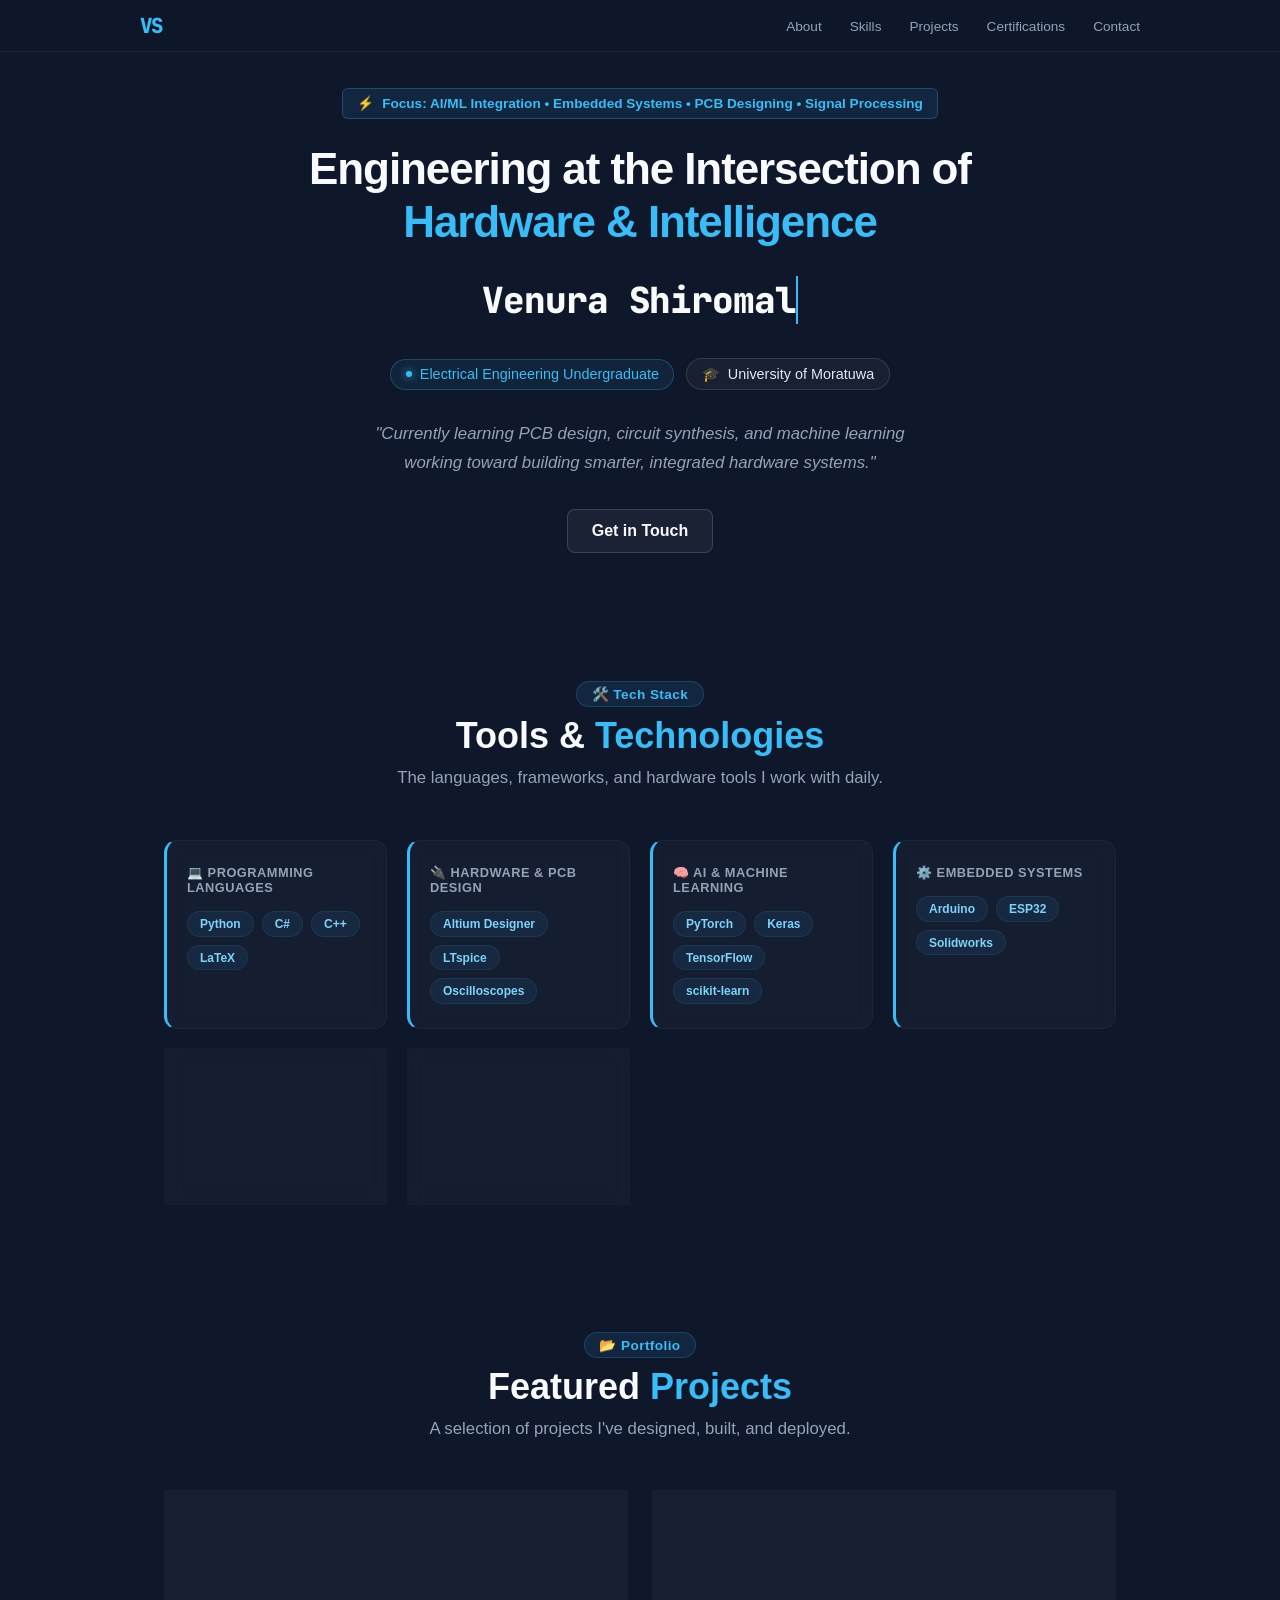
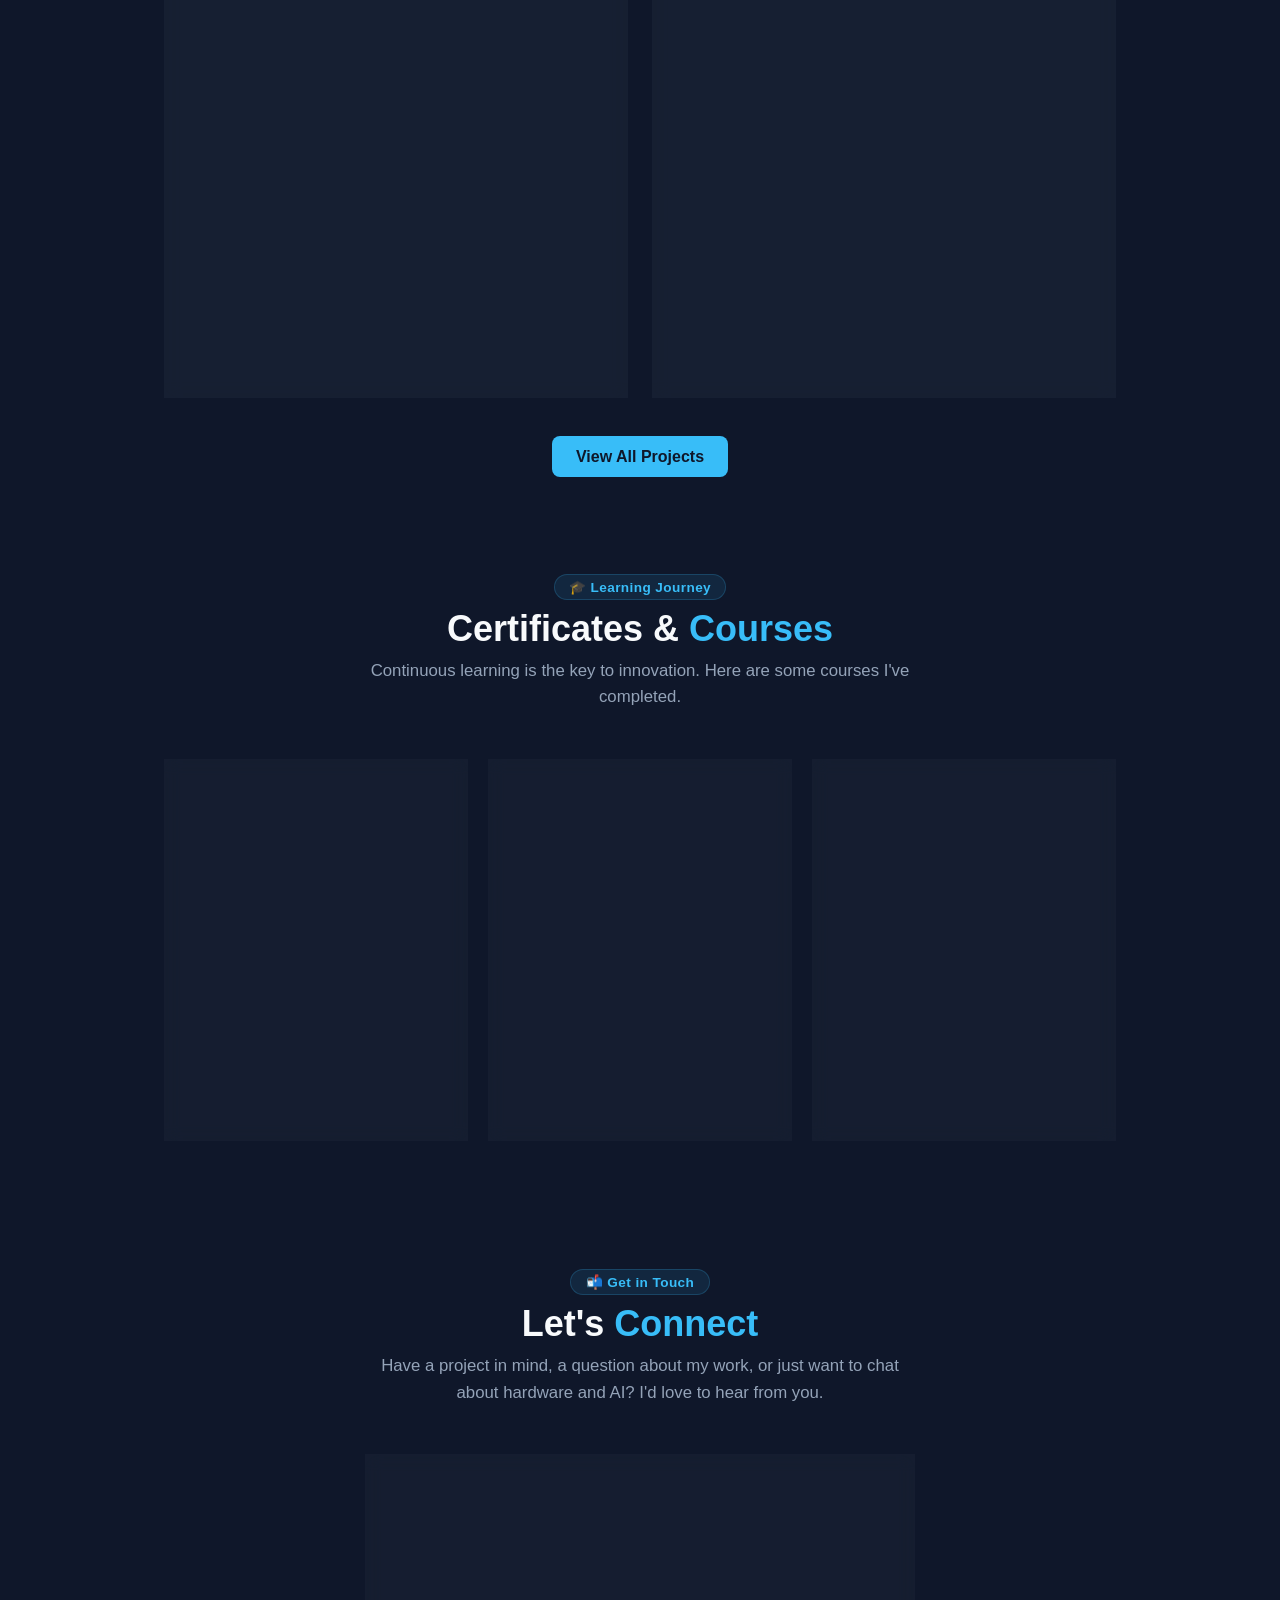
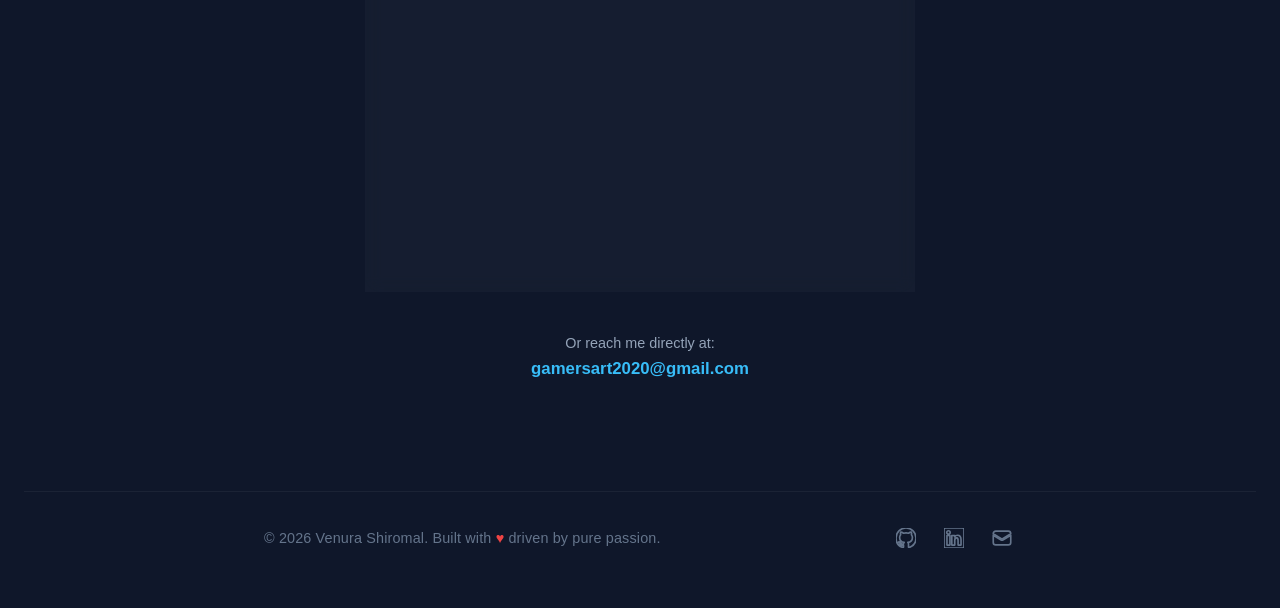
<file: index.html>
<!DOCTYPE html>
<html lang="en">
<head>
    <meta charset="UTF-8">
    <meta name="viewport" content="width=device-width, initial-scale=1.0">
    <title> Venura Shiromal </title>
    <link rel="stylesheet" href="styles/global.css">
    <link rel="stylesheet" href="styles/projects.css">
    <link rel="stylesheet" href="styles/home.css">
</head>
<body>

    <!-- ===== TITLE SECTION ===== -->
    <section id="about" class="title-section">
        <div class="focus-badge">
            <span class="lightning-icon">⚡</span> Focus: AI/ML Integration • Embedded Systems • PCB Designing • Signal Processing
        </div>
        
        <h1 style="margin-bottom: 20px;">Engineering at the Intersection of <span class="accent-text">Hardware & Intelligence</span></h1>

        <div style="margin-bottom: 0px;" class="name-container">
            <div class="typewriter-wrapper">
                <span class="developer-name typewriter">Venura Shiromal</span>
            </div> <br>
        </div>

        <div style="margin-bottom: 30px;" class="subtitle-badge-container">
            <span class="role-pill">
                <span class="role-glow"></span> Electrical Engineering Undergraduate
            </span>
            <span class="uni-pill">
                <span class="uni-icon">🎓</span> University of Moratuwa
            </span>
        </div>

        <p class="title-description"> <i>
            "Currently learning PCB design, circuit synthesis, and machine learning <br>
            working toward building smarter, integrated hardware systems."
        </i> </p>

        <div class="title-buttons">
            <a href="#contact" class="btn btn-secondary">Get in Touch</a>
        </div>
    </section>

    <!-- ===== SKILLS SECTION ===== -->
    <section id="skills" class="skills-section">
        <div class="skills-container">
            <div class="section-header">
                <span class="section-tag">🛠️ Tech Stack</span>
                <h2 class="section-title">Tools & <span class="accent-text">Technologies</span></h2>
                <p class="section-subtitle">
                    The languages, frameworks, and hardware tools I work with daily.
                </p>
            </div>

            <div class="skills-grid">
                <div class="skill-card">
                    <h3 class="skill-category">💻 Programming Languages</h3>
                    <div class="skill-tags">
                        <span class="skill-tag">Python</span>
                        <span class="skill-tag">C#</span>
                        <span class="skill-tag">C++</span>
                        <span class="skill-tag">LaTeX</span>
                    </div>
                </div>

                <div class="skill-card">
                    <h3 class="skill-category">🔌 Hardware & PCB Design</h3>
                    <div class="skill-tags">
                        <span class="skill-tag">Altium Designer</span>
                        <span class="skill-tag">LTspice</span>
                        <span class="skill-tag">Oscilloscopes</span>
                    </div>
                </div>

                <div class="skill-card">
                    <h3 class="skill-category">🧠 AI & Machine Learning</h3>
                    <div class="skill-tags">
                        <span class="skill-tag">PyTorch</span>
                        <span class="skill-tag">Keras</span>
                        <span class="skill-tag">TensorFlow</span>
                        <span class="skill-tag">scikit-learn</span>
                    </div>
                </div>

                <div class="skill-card">
                    <h3 class="skill-category">⚙️ Embedded Systems</h3>
                    <div class="skill-tags">
                        <span class="skill-tag">Arduino</span>
                        <span class="skill-tag">ESP32</span>
                        <span class="skill-tag">Solidworks</span>
                    </div>
                </div>

                <div class="skill-card">
                    <h3 class="skill-category">📊 Signal Processing & Simulation</h3>
                    <div class="skill-tags">
                        <span class="skill-tag">MATLAB</span>
                        <span class="skill-tag">Simulink</span>
                        <span class="skill-tag">Digital Filters</span>
                        <span class="skill-tag">FFT</span>
                    </div>
                </div>

                <div class="skill-card">
                    <h3 class="skill-category">🔧 Dev & Collaboration</h3>
                    <div class="skill-tags">
                        <span class="skill-tag">Git</span>
                        <span class="skill-tag">GitHub</span>
                        <span class="skill-tag">VS Code</span>
                        <span class="skill-tag">Jupyter</span>
                    </div>
                </div>
            </div>
        </div>
    </section>

    <!-- ===== PROJECTS SECTION ===== -->
    <section id="projects" class="projects-section">
        <div class="projects-container">
            <div class="section-header">
                <span class="section-tag">📂 Portfolio</span>
                <h2 class="section-title">Featured <span class="accent-text">Projects</span></h2>
                <p class="section-subtitle">
                    A selection of projects I've designed, built, and deployed.
                </p>
            </div>

            <div class="projects-grid">

                <div class="project-card">
                    <div class="project-image">
                        <img src="./media/projects/NASA_2025.jpg" alt="NASA_SpaceApps_2025" style="
                                width: 110%;               
                                height: auto;          
                                display: block;
                                transform: translateY(0px);
                            ">
                    </div>
                    <div class="project-content">
                        <h3 class="project-title">NASA Space Apps Challenge 2025</h3>
                        <p class="project-description">
                            Participated in NASA Space Apps Challenge 2025, where our team developed a solution to detect exoplanets using machine learning algorithms. 
                            The project aimed to predict if a detected object is an exoplanet by either satelite data or directly using the pixel files from the satellite.
                            We utilized Python, TensorFlow, Sci-kit learn and various APIs to gather and process real-time data for our predictive model.
                        </p>
                        <div class="tech-tags">
                            <span class="tag">AI/ML</span>
                            <span class="tag">Python</span>
                            <span class="tag">TensorFlow</span>
                            <span class="tag">Sci-kit Learn</span>
                            <span class="tag">APIs</span>
                        </div>
                        <a href="https://github.com/Venura-Shiromal/NASA-Space-Apps-2025" class="project-link">View Project in Github →</a>
                    </div>
                </div>

                <div class="project-card">
                    <div class="project-image">
                        <img src="./media/projects/micromouse.jpg" alt="Micromouse" style="
                                width: 100%;               
                                height: auto;          
                                display: block;
                                transform: translateY(35px);
                            ">
                    </div>
                    <div class="project-content">
                        <h3 class="project-title">Maze Solving Robot</h3>
                        <p class="project-description">
                            A maze-solving robot designed for the Inter-University Micromouse competition by Electrical Engineering department at UoM.
                            This robot is designed to autonomously navigate through a maze using a combination of ultrasonic sensors and algorithms and specially no use of encoders.
                            Detailed information can be found in the project repository.
                        </p>
                        <div class="tech-tags">
                            <span class="tag">Robotics</span>
                            <span class="tag">C++</span>
                            <span class="tag">Arduino</span>
                            <span class="tag">Solidworks</span>
                        </div>
                        <a href="https://github.com/Venura-Shiromal/Micromouse-Competition-EE" class="project-link">View Project in Github →</a>
                    </div>
                </div>

            </div>
        </div>

        <div align="center" style="margin-top: 50px; margin-bottom: -20px;">
            <a href="projects/index.html" class="btn btn-primary">View All Projects</a>
        </div>

    </section>

    <!-- ===== CERTIFICATIONS SECTION ===== -->
    <section id="certifications" class="certs-section">
        <div class="certs-container">
            <div class="section-header">
                <span class="section-tag">🎓 Learning Journey</span>
                <h2 class="section-title">Certificates & <span class="accent-text">Courses</span></h2>
                <p class="section-subtitle">
                    Continuous learning is the key to innovation. Here are some courses I've completed.
                </p>
            </div>

            <div class="certs-grid">
                <div class="cert-card">
                    <div class="cert-header">
                        <span class="cert-emoji">🔮</span>
                        <span class="cert-status">✅ Completed</span>
                    </div>
                    <h3 class="cert-title">Supervised Machine Learning: Regression and Classification</h3>
                    <p class="cert-issuer">DeepLearning.AI</p>
                    <p class="cert-description">
                        Developed supervised machine learning models using Python, NumPy, and scikit-learn. Implemented linear regression for prediction and logistic regression for binary classification.
                    </p>
                    <div class="cert-meta">
                        <span class="cert-date">📅 Issued: 2025</span>
                        <span class="cert-category">AI/ML</span>
                    </div>
                    <a href="https://www.coursera.org/account/accomplishments/verify/RC9UXZXHXT87" class="cert-link">View Certificate →</a>
                </div>

                <div class="cert-card">
                    <div class="cert-header">
                        <span class="cert-emoji">🧠</span>
                        <span class="cert-status">✅ Completed</span>
                    </div>
                    <h3 class="cert-title">Advanced Learning Algorithms</h3>
                    <p class="cert-issuer">DeepLearning.AI</p>
                    <p class="cert-description">
                        Built and trained neural networks with TensorFlow for multi-class classification, applied best practices for model generalization, and implemented decision trees, random forests, and boosted tree ensembles.
                    </p>
                    <div class="cert-meta">
                        <span class="cert-date">📅 Issued: 2025</span>
                        <span class="cert-category">AI/ML</span>
                    </div>
                    <a href="https://www.coursera.org/account/accomplishments/verify/KI1WAWE8T4SK" class="cert-link">View Certificate →</a>
                </div>

                <div class="cert-card">
                    <div class="cert-header">
                        <span class="cert-emoji">📊</span>
                        <span class="cert-status">✅ Completed</span>
                    </div>
                    <h3 class="cert-title">Unsupervised Learning, Recommenders, Reinforcement Learning</h3>
                    <p class="cert-issuer">DeepLearning.AI</p>
                    <p class="cert-description">
                        Applied unsupervised learning (clustering & anomaly detection), built recommender systems (collaborative filtering & content-based deep learning), and developed deep reinforcement learning models.    
                    </p>
                    <div class="cert-meta">
                        <span class="cert-date">📅 Issued: 2025</span>
                        <span class="cert-category">AI/ML</span>
                    </div>
                    <a href="https://www.coursera.org/account/accomplishments/verify/1K06G6HKYJSP" class="cert-link">View Certificate →</a>
                </div>

            </div>
        </div>
    </section>

    <!-- ===== CONTACT SECTION ===== -->
    <section id="contact" class="contact-section">
        <div class="contact-container">
            <div class="section-header">
                <span class="section-tag">📬 Get in Touch</span>
                <h2 class="section-title">Let's <span class="accent-text">Connect</span></h2>
                <p class="section-subtitle">
                    Have a project in mind, a question about my work, or just want to chat about 
                    hardware and AI? I'd love to hear from you.
                </p>
            </div>

            <div class="contact-wrapper">
                <form class="contact-form" action="https://formspree.io/f/xwleewqd" method="POST">
                    <div class="form-group">
                        <label for="name">Your Name</label>
                        <input type="text" id="name" name="name" placeholder="e.g., John Doe" required>
                    </div>
                    <div class="form-group">
                        <label for="email">Your Email</label>
                        <input type="email" id="email" name="_replyto" placeholder="johndoe@example.com" required>
                    </div>
                    <div class="form-group">
                        <label for="message">Message</label>
                        <textarea id="message" name="message" rows="5" placeholder="Your message" required></textarea>
                    </div>
                    <button type="submit" class="btn btn-primary submit-btn">
                        Send Message ✉️
                    </button>
                </form>

                <div class="direct-contact">
                    <p>Or reach me directly at:</p>
                    <a href="mailto:gamersart2020@gmail.com" class="email-link">gamersart2020@gmail.com</a>
                </div>
            </div>
        </div>
    </section>

    <!-- ===== NAVIGATION BAR ===== -->
    <nav class="navbar" id="navbar">
        <div class="nav-container">
            <a href="index.html" class="nav-logo">VS</a>
            <ul class="nav-links">
                <li><a href="#about">About</a></li>
                <li><a href="#skills">Skills</a></li>
                <li><a href="#projects">Projects</a></li>
                <li><a href="#certifications">Certifications</a></li>
                <li><a href="#contact">Contact</a></li>
            </ul>
            <button class="nav-toggle" id="navToggle" aria-label="Toggle navigation">
                <span></span>
                <span></span>
                <span></span>
            </button>
        </div>
    </nav>

    <!-- ===== FOOTER ===== -->

    <footer class="site-footer">
        <div class="footer-container">
            <p class="footer-copy">
                &copy; 2026 Venura Shiromal. Built with <span class="footer-heart">♥</span> driven by pure passion.
            </p>
            <div class="footer-socials">
                <a href="https://github.com/Venura-Shiromal" target="_blank" aria-label="GitHub" class="social-link">
                    <svg xmlns="http://www.w3.org/2000/svg" width="20" height="20" viewBox="0 0 24 24" fill="none" stroke="currentColor" stroke-width="2" stroke-linecap="round" stroke-linejoin="round">
                        <path d="M12 0C5.37 0 0 5.37 0 12c0 5.31 3.435 9.795 8.205 11.385.6.105.825-.255.825-.57 0-.285-.015-1.23-.015-2.235-3.015.555-3.795-.735-4.035-1.41-.135-.345-.72-1.41-1.23-1.695-.42-.225-1.02-.78-.015-.795.945-.015 1.62.87 1.845 1.23 1.08 1.815 2.805 1.305 3.495.99.105-.78.42-1.305.765-1.605-2.67-.3-5.46-1.335-5.46-5.925 0-1.305.465-2.385 1.23-3.225-.12-.3-.54-1.53.12-3.15 0 0 1.005-.315 3.3 1.23.96-.27 1.98-.405 3-.405s2.04.135 3 .405c2.295-1.56 3.3-1.23 3.3-1.23.66 1.62.24 2.85.12 3.15.765.84 1.23 1.905 1.23 3.225 0 4.605-2.805 5.625-5.475 5.925.435.375.81 1.095.81 2.22 0 1.605-.015 2.895-.015 3.3 0 .315.225.69.825.57A12.02 12.02 0 0024 12c0-6.63-5.37-12-12-12z"/>
                    </svg>
                </a>
                <a href="https://www.linkedin.com/in/venura-shiromal-697313330/" target="_blank" aria-label="LinkedIn" class="social-link">
                    <svg xmlns="http://www.w3.org/2000/svg" width="20" height="20" viewBox="0 0 24 24" fill="none" stroke="currentColor" stroke-width="2" stroke-linecap="round" stroke-linejoin="round">
                        <path d="M20.447 20.452h-3.554v-5.569c0-1.328-.027-3.037-1.852-3.037-1.853 0-2.136 1.445-2.136 2.939v5.667H9.351V9h3.414v1.561h.046c.477-.9 1.637-1.85 3.37-1.85 3.601 0 4.267 2.37 4.267 5.455v6.286zM5.337 7.433c-1.144 0-2.063-.926-2.063-2.065 0-1.138.92-2.063 2.063-2.063 1.14 0 2.064.925 2.064 2.063 0 1.139-.925 2.065-2.064 2.065zm1.782 13.019H3.555V9h3.564v11.452zM22.225 0H1.771C.792 0 0 .774 0 1.729v20.542C0 23.227.792 24 1.771 24h20.451C23.2 24 24 23.227 24 22.271V1.729C24 .774 23.2 0 22.222 0h.003z"/>
                    </svg>
                </a>
                <a href="mailto:your.email@example.com" aria-label="Email" class="social-link">
                    <svg xmlns="http://www.w3.org/2000/svg" width="20" height="20" viewBox="0 0 24 24" fill="none" stroke="currentColor" stroke-width="2" stroke-linecap="round" stroke-linejoin="round">
                        <path d="M1.5 8.67v8.58a3 3 0 003 3h15a3 3 0 003-3V8.67l-8.928 5.493a3 3 0 01-3.144 0L1.5 8.67z"/>
                        <path d="M22.5 6.908V6.75a3 3 0 00-3-3h-15a3 3 0 00-3 3v.158l9.714 5.978a1.5 1.5 0 001.572 0L22.5 6.908z"/>
                    </svg>
                </a>
            </div>
        </div>
    </footer>

</body>
</html>
</file>
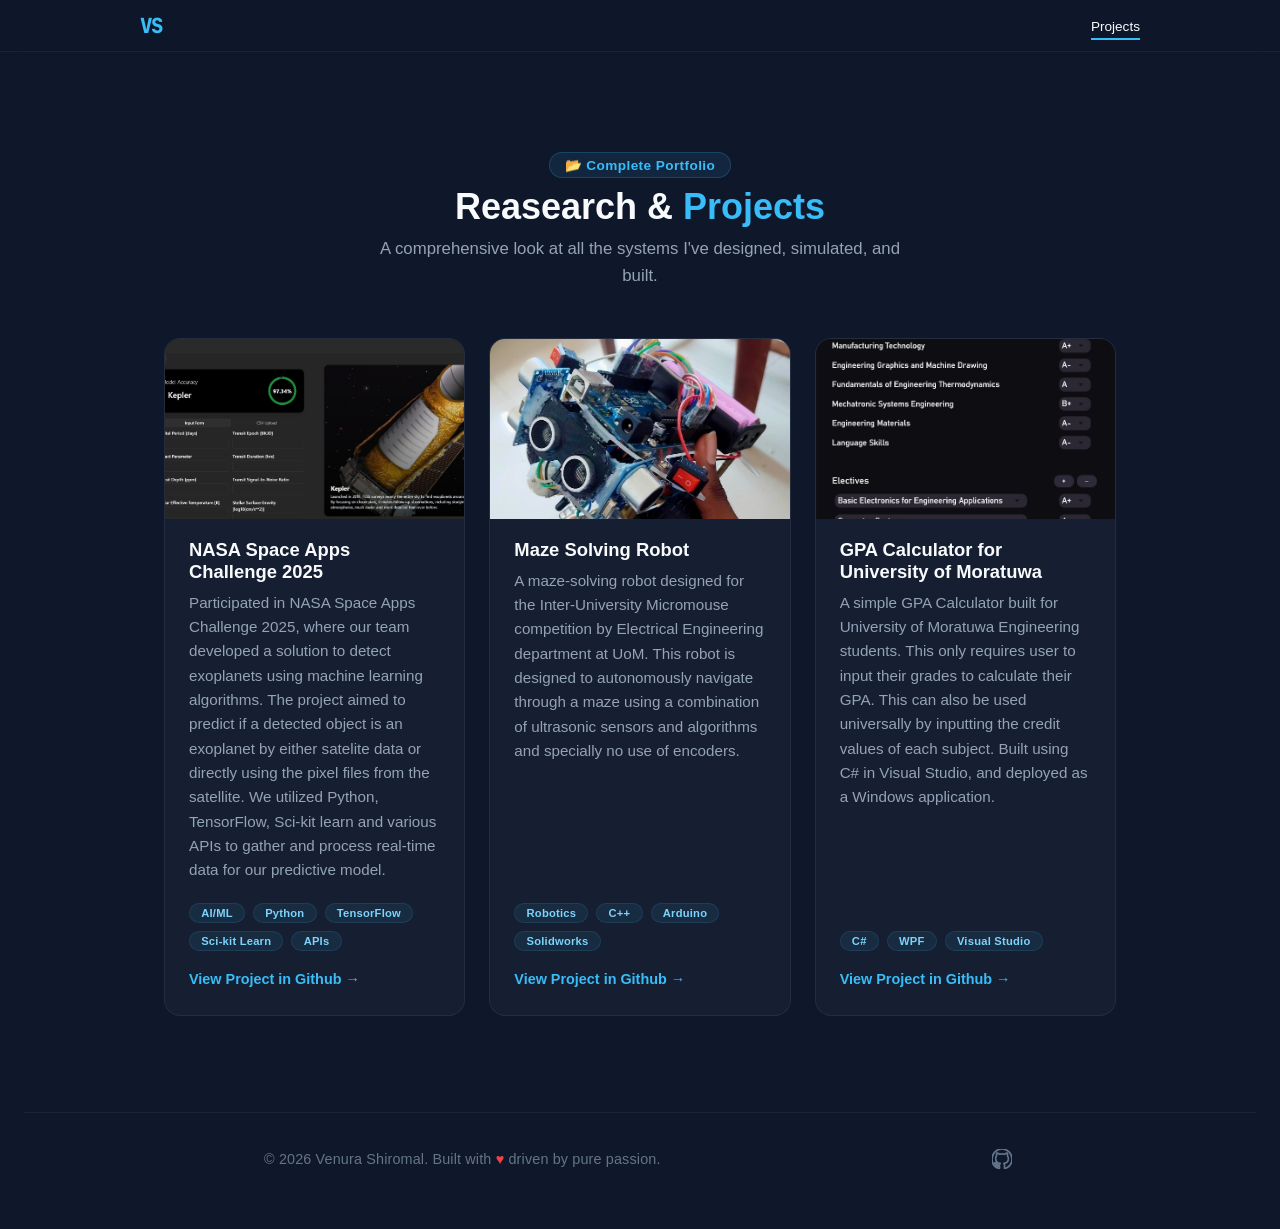
<file: projects/index.html>
<!DOCTYPE html>
<html lang="en">
<head>
    <meta charset="UTF-8">
    <meta name="viewport" content="width=device-width, initial-scale=1.0">
    <title> All Projects </title>
    <link rel="stylesheet" href="../styles/global.css">
    <link rel="stylesheet" href="../styles/projects.css">
</head>
<body>

    <!-- ===== NAVIGATION BAR ===== -->
    <nav class="navbar" id="navbar">
        <div class="nav-container">
            <a href="../index.html" class="nav-logo">VS</a>
            <ul class="nav-links">
                <li><a style="color: #f8fafc; border-bottom: 2px solid #38bdf8;">Projects</a></li>
            </ul>
            <button class="nav-toggle" id="navToggle" aria-label="Toggle navigation">
                <span></span>
                <span></span>
                <span></span>
            </button>
        </div>
    </nav>

    <!-- ===== ALL PROJECTS SECTION ===== -->
    <section class="projects-section" style="padding-top: 8rem; min-height: 80vh;">
        <div class="projects-container">
            <div class="section-header">
                <span class="section-tag">📂 Complete Portfolio</span>
                <h2 class="section-title">Reasearch & <span class="accent-text"> Projects</span></h2>
                <p class="section-subtitle">
                    A comprehensive look at all the systems I've designed, simulated, and built.
                </p>
            </div>

            <div class="projects-grid">

                <!-- Project 1 -->
                <div class="project-card">
                    <div class="project-image">
                        <img src="../media/projects/NASA_2025.jpg" alt="NASA_SpaceApps_2025" style="
                                width: 137%;               
                                height: auto;          
                                display: block;
                                transform: translateY(0px);
                            ">
                    </div>
                    <div class="project-content">
                        <h3 class="project-title">NASA Space Apps Challenge 2025</h3>
                        <p class="project-description">
                            Participated in NASA Space Apps Challenge 2025, where our team developed a solution to detect exoplanets using machine learning algorithms. 
                            The project aimed to predict if a detected object is an exoplanet by either satelite data or directly using the pixel files from the satellite.
                            We utilized Python, TensorFlow, Sci-kit learn and various APIs to gather and process real-time data for our predictive model.
                        </p>
                        <div class="tech-tags">
                            <span class="tag">AI/ML</span>
                            <span class="tag">Python</span>
                            <span class="tag">TensorFlow</span>
                            <span class="tag">Sci-kit Learn</span>
                            <span class="tag">APIs</span>
                        </div>
                        <a href="https://github.com/Venura-Shiromal/NASA-Space-Apps-2025" class="project-link">View Project in Github →</a>
                    </div>
                </div>

                <!-- Project 2 -->
                <div class="project-card">
                    <div class="project-image">
                        <img src="../media/projects/micromouse.jpg" alt="Micromouse" style="width: 100%; height: auto; display: block; transform: translateY(35px);">
                    </div>
                    <div class="project-content">
                        <h3 class="project-title">Maze Solving Robot</h3>
                        <p class="project-description">
                            A maze-solving robot designed for the Inter-University Micromouse competition by Electrical Engineering department at UoM.
                            This robot is designed to autonomously navigate through a maze using a combination of ultrasonic sensors and algorithms and specially no use of encoders.
                        </p>
                        <div class="tech-tags">
                            <span class="tag">Robotics</span>
                            <span class="tag">C++</span>
                            <span class="tag">Arduino</span>
                            <span class="tag">Solidworks</span>
                        </div>
                        <a href="https://github.com/Venura-Shiromal/Micromouse-Competition-EE" class="project-link">View Project in Github →</a>
                    </div>
                </div>
                
                <!-- Project 3 -->
                <div class="project-card">
                    <div class="project-image">
                        <img src="../media/projects/gpa_cal.jpg" alt="GPA Calculator" style="width: 100%; height: auto; display: block; transform: translateY(15px);">
                    </div>
                    <div class="project-content">
                        <h3 class="project-title">GPA Calculator for University of Moratuwa</h3>
                        <p class="project-description">
                            A simple GPA Calculator built for University of Moratuwa Engineering students. 
                            This only requires user to input their grades to calculate their GPA.
                            This can also be used universally by inputting the credit values of each subject.
                            Built using C# in Visual Studio, and deployed as a Windows application.
                        </p>
                        <div class="tech-tags">
                            <span class="tag">C#</span>
                            <span class="tag">WPF</span>
                            <span class="tag">Visual Studio</span>
                        </div>
                        <a href="https://github.com/Venura-Shiromal/GPA-Calculator-BetterGUI" class="project-link">View Project in Github →</a>
                    </div>
                </div>

            </div>
        </div>
    </section>

    <!-- ===== FOOTER ===== -->
    <footer class="site-footer">
        <div class="footer-container">
            <p class="footer-copy">
                &copy; 2026 Venura Shiromal. Built with <span class="footer-heart">♥</span> driven by pure passion.
            </p>
            <div class="footer-socials">
                <a href="https://github.com/Venura-Shiromal" target="_blank" aria-label="GitHub" class="social-link">
                    <svg xmlns="http://www.w3.org/2000/svg" width="20" height="20" viewBox="0 0 24 24" fill="none" stroke="currentColor" stroke-width="2" stroke-linecap="round" stroke-linejoin="round"><path d="M12 0C5.37 0 0 5.37 0 12c0 5.31 3.435 9.795 8.205 11.385.6.105.825-.255.825-.57 0-.285-.015-1.23-.015-2.235-3.015.555-3.795-.735-4.035-1.41-.135-.345-.72-1.41-1.23-1.695-.42-.225-1.02-.78-.015-.795.945-.015 1.62.87 1.845 1.23 1.08 1.815 2.805 1.305 3.495.99.105-.78.42-1.305.765-1.605-2.67-.3-5.46-1.335-5.46-5.925 0-1.305.465-2.385 1.23-3.225-.12-.3-.54-1.53.12-3.15 0 0 1.005-.315 3.3 1.23.96-.27 1.98-.405 3-.405s2.04.135 3 .405c2.295-1.56 3.3-1.23 3.3-1.23.66 1.62.24 2.85.12 3.15.765.84 1.23 1.905 1.23 3.225 0 4.605-2.805 5.625-5.475 5.925.435.375.81 1.095.81 2.22 0 1.605-.015 2.895-.015 3.3 0 .315.225.69.825.57A12.02 12.02 0 0024 12c0-6.63-5.37-12-12-12z"/></svg>
                </a>
            </div>
        </div>
    </footer>

</body>
</html>
</file>
<file: styles/global.css>
/* =========================================
   GLOBAL: BASE & RESET
   ========================================= */
@import url('https://fonts.googleapis.com/css2?family=JetBrains+Mono:wght@600;800&display=swap');

* {
    margin: 0;
    padding: 0;
    box-sizing: border-box;
    font-family: 'Segoe UI', Tahoma, Geneva, Verdana, sans-serif;
}

html {
    scroll-behavior: smooth;
}

body {
    min-height: 100vh;
    display: flex;
    flex-direction: column;  
    align-items: center;
    justify-content: center;
    background: #0f172a;
    color: #f8fafc;
    padding: 1.5rem;
}

h1 {
    font-size: 2.25rem;
    font-weight: 700;
    margin-bottom: 0.75rem;
    letter-spacing: -0.025em;
}

p {
    color: #94a3b8;
    line-height: 1.6;
    margin-bottom: 2rem;
    font-size: 1rem;
}

.accent-text {
    color: #38bdf8;
}

/* =========================================
   GLOBAL: KEYFRAMES
   ========================================= */
@keyframes typing {
    from {
        width: 0;
    }
    to {
        width: 100%;
    }
}

@keyframes blink {
    from, to {
        border-color: transparent;
    }
    50% {
        border-color: #38bdf8;
    }
}

@keyframes pulse {
    0% {
        transform: scale(0.9);
        box-shadow: 0 0 0 0 rgba(56, 189, 248, 0.7);
    }
    70% {
        transform: scale(1);
        box-shadow: 0 0 0 6px rgba(56, 189, 248, 0);
    }
    100% {
        transform: scale(0.9);
        box-shadow: 0 0 0 0 rgba(56, 189, 248, 0);
    }
}

/* =========================================
   GLOBAL: REUSABLE COMPONENTS
   ========================================= */
.container {
    background: rgba(30, 41, 59, 0.7);
    border: 1px solid rgba(255, 255, 255, 0.1);
    backdrop-filter: blur(12px);
    border-radius: 1rem;
    padding: 3rem 2rem;
    max-width: 500px;
    width: 100%;
    text-align: center;
    box-shadow: 0 20px 25px -5px rgba(0, 0, 0, 0.3);
}

.btn {
    padding: 0.75rem 1.5rem;
    border-radius: 8px;
    font-weight: 600;
    text-decoration: none;
    transition: all 0.2s ease;
}

.btn-primary { 
    background: #38bdf8; 
    color: #0f172a; 
}

.btn-primary:hover { 
    background: #7dd3fc; 
    transform: translateY(-2px); 
}

.btn-secondary {
    background: rgba(255, 255, 255, 0.05);
    color: #f8fafc;
    border: 1px solid rgba(255, 255, 255, 0.15);
}

.btn-secondary:hover { 
    background: rgba(255, 255, 255, 0.1); 
    transform: translateY(-2px); 
}

/* Section Headers */
.section-header { 
    text-align: center; 
    margin-bottom: 3rem; 
}

.section-tag {
    display: inline-block;
    font-size: 0.85rem;
    font-weight: 600;
    color: #38bdf8;
    background: rgba(56, 189, 248, 0.1);
    padding: 0.25rem 0.9rem;
    border-radius: 9999px;
    border: 1px solid rgba(56, 189, 248, 0.2);
    margin-bottom: 0.5rem;
    letter-spacing: 0.03em;
}

.section-title {
    font-size: 2.25rem;
    font-weight: 800;
    color: #f8fafc;
    margin-bottom: 0.5rem;
}

.section-subtitle { 
    font-size: 1.05rem; 
    color: #94a3b8; 
    max-width: 550px; 
    margin: 0 auto; 
}

/* =========================================
   GLOBAL: NAVIGATION BAR
   ========================================= */
.navbar {
    position: fixed;
    top: 0;
    left: 0;
    width: 100%;
    z-index: 1000;
    padding: 0.75rem 1.5rem;
    background: rgba(15, 23, 42, 0.7);
    backdrop-filter: blur(12px);         
    border-bottom: 1px solid rgba(255, 255, 255, 0.05);
}

.navbar.scrolled { 
    background: rgba(15, 23, 42, 0.9); 
}

.nav-container {
    max-width: 1000px;
    margin: 0 auto;
    display: flex;
    justify-content: space-between;
    align-items: center;
}

.nav-logo {
    font-family: 'JetBrains Mono', monospace;
    font-size: 1.3rem;
    font-weight: 800;
    color: #38bdf8;
    text-decoration: none;
    letter-spacing: -0.03em;
    transition: all 0.2s ease;
}

.nav-logo:hover {
    color: #7dd3fc;
}

.nav-links {
    display: flex;
    list-style: none;
    gap: 1.75rem;
    align-items: center;
    margin: 0;
    padding: 0;
}

.nav-links a {
    color: #94a3b8;
    text-decoration: none;
    font-size: 0.85rem;
    font-weight: 500;
    transition: all 0.2s ease;
    padding: 0.25rem 0;
    border-bottom: 2px solid transparent;
}

.nav-links a:hover {
    color: #f8fafc;
    border-bottom-color: #38bdf8;
}

.nav-toggle {
    display: none;
    flex-direction: column;
    gap: 4px;
    background: none;
    border: none;
    cursor: pointer;
    padding: 0.25rem;
}

.nav-toggle span {
    display: block;
    width: 24px;
    height: 2px;
    background: #f8fafc;
    transition: all 0.3s ease;
}

@media (max-width: 768px) {
    .nav-toggle {
        display: flex;
    }

    .nav-links {
        position: absolute;
        top: 100%;
        left: 0;
        right: 0;
        background: rgba(15, 23, 42, 0.95);
        backdrop-filter: blur(12px);
        flex-direction: column;
        padding: 1.5rem;
        gap: 1rem;
        border-bottom: 1px solid rgba(255, 255, 255, 0.05);
        transform: translateY(-120%);
        transition: transform 0.3s ease;
        opacity: 0;
        pointer-events: none;
    }

    .nav-links.open {
        transform: translateY(0);
        opacity: 1;
        pointer-events: all;
    }

    .nav-links a {
        font-size: 1rem;
        padding: 0.5rem 0;
        border-bottom: none;
        text-align: center;
        width: 100%;
    }

    .nav-toggle.open span:nth-child(1) {
        transform: rotate(45deg) translate(4px, 4px);
    }

    .nav-toggle.open span:nth-child(2) {
        opacity: 0;
    }

    .nav-toggle.open span:nth-child(3) {
        transform: rotate(-45deg) translate(4px, -4px);
    }
}

@media (max-width: 480px) {
    .navbar {
        padding: 0.5rem 1rem;
    }

    .nav-logo {
        font-size: 1.1rem;
    }
}

/* =========================================
   GLOBAL: FOOTER
   ========================================= */
.site-footer {
    width: 100%;
    margin-top: 2rem;
    border-top: 1px solid rgba(255, 255, 255, 0.05);
}

.footer-container {
    max-width: 800px;
    margin: 0 auto;
    padding: 2rem 1.5rem;
    display: flex;
    justify-content: space-between;
    align-items: center;
    flex-wrap: wrap;
    gap: 1rem;
}

.footer-copy {
    font-size: 0.9rem;
    color: #64748b;
    margin-bottom: 0;
    letter-spacing: 0.01em;
}

.footer-heart {
    color: #ef4444;
    display: inline-block;
    transition: transform 0.2s ease;
}

.footer-heart:hover {
    transform: scale(1.3);
}

.footer-socials {
    display: flex;
    align-items: center;
    gap: 1.25rem;
}

.social-link {
    color: #64748b;
    transition: all 0.25s ease;
    display: flex;
    align-items: center;
    justify-content: center;
    padding: 0.25rem;
    border-radius: 6px;
    text-decoration: none;
}

.social-link:hover {
    color: #38bdf8;
    transform: translateY(-2px);
}

@media (max-width: 640px) {
    .footer-container {
        flex-direction: column;
        text-align: center;
        gap: 0.75rem;
    }

    .footer-socials {
        gap: 1.5rem;
    }
}
</file>
<file: styles/projects.css>
/* =========================================
   PROJECTS SECTION & CARDS
   ========================================= */
.projects-section {
    width: 100%;
    max-width: 1000px;
    margin: 0 auto;
    padding: 4rem 1.5rem;
}

.projects-grid {
    display: grid;
    grid-template-columns: repeat(auto-fit, minmax(280px, 1fr));
    gap: 1.5rem;
}

.project-card {
    background: rgba(30, 41, 59, 0.5);
    backdrop-filter: blur(8px);
    border: 1px solid rgba(255, 255, 255, 0.06);
    border-radius: 1rem;
    overflow: hidden;          
    transition: all 0.3s ease;
    display: flex;
    flex-direction: column;
}

.project-card:hover {
    transform: translateY(-4px);
    border-color: rgba(56, 189, 248, 0.3);
    background: rgba(30, 41, 59, 0.8);
    box-shadow: 0 12px 24px -8px rgba(0, 0, 0, 0.4);
}

.project-image {
    height: 180px;
    display: flex;
    align-items: center;
    justify-content: center;
    position: relative;
    overflow: hidden;         
}

.project-content {
    padding: 1.25rem 1.5rem 1.75rem;
    display: flex;
    flex-direction: column;
    flex-grow: 1;
}

.project-title { 
    font-size: 1.15rem; 
    font-weight: 700; 
    color: #f8fafc; 
    margin-bottom: 0.5rem; 
}

.project-description { 
    font-size: 0.95rem; 
    color: #94a3b8; 
    line-height: 1.6; 
    flex-grow: 1; 
    margin-bottom: 1.25rem; 
}

.tech-tags { 
    display: flex; 
    flex-wrap: wrap; 
    gap: 0.5rem; 
    margin-bottom: 1.25rem; 
}

.tag {
    background: rgba(56, 189, 248, 0.08); 
    color: #7dd3fc; 
    font-size: 0.7rem; 
    font-weight: 600;
    padding: 0.2rem 0.7rem; 
    border-radius: 9999px; 
    border: 1px solid rgba(56, 189, 248, 0.12); 
    letter-spacing: 0.02em;
}

.project-link {
    color: #38bdf8; 
    text-decoration: none; 
    font-weight: 600; 
    font-size: 0.9rem;
    transition: all 0.2s ease; 
    display: inline-flex; 
    align-items: center; 
    gap: 0.3rem; 
    margin-top: auto;
}

.project-link:hover {
    color: #7dd3fc; 
    gap: 0.6rem; 
}

@media (max-width: 640px) {
    .projects-grid { grid-template-columns: 1fr; max-width: 400px; margin: 0 auto; }
    .project-image { height: 140px; }
}
</file>
<file: styles/home.css>
/* =========================================
   HOME: TITLE SECTION
   ========================================= */
.title-section {
    max-width: 800px;
    margin: 0 auto;
    padding: 4rem 1.5rem;
    text-align: center;
    display: flex;
    flex-direction: column;
    align-items: center;
}

.title-section h1 {
    font-size: 2.75rem;
    line-height: 1.2;
    font-weight: 800;
    color: #f8fafc;
    margin-bottom: 0.5rem;
}

.title-description {
    font-size: 1.05rem;
    color: #94a3b8;
    line-height: 1.7;
    margin-bottom: 2rem;
    max-width: 650px;
}

.title-buttons {
    display: flex;
    gap: 1rem;
}

.focus-badge {
    display: inline-flex;
    align-items: center;
    gap: 0.5rem;
    background: rgba(56, 189, 248, 0.1);
    color: #38bdf8;
    border: 1px solid rgba(56, 189, 248, 0.25);
    padding: 0.4rem 0.9rem;
    border-radius: 6px;
    font-size: 0.85rem;
    font-weight: 600;
    margin-bottom: 1.5rem;
}

.name-container {
    margin: 0.5rem 0 1rem 0;
    display: flex;
    flex-direction: column;
    align-items: center;
}

.typewriter-wrapper {
    display: inline-block;
}

.developer-name {
    font-family: 'JetBrains Mono', monospace;
    font-size: 2.25rem;
    font-weight: 800;
    letter-spacing: -0.03em;
}

.typewriter {
    display: inline-block;
    overflow: hidden;
    white-space: nowrap;
    border-right: 2px solid #38bdf8;
    width: 0;
    animation: typing 2.5s steps(15, end) forwards, blink 0.8s step-end infinite;
}

.subtitle-badge-container {
    display: flex;
    align-items: center;
    justify-content: center;
    gap: 0.75rem;
    flex-wrap: wrap;
    margin-top: 0.75rem;
}

.role-pill, .uni-pill {
    display: inline-flex;
    align-items: center;
    gap: 0.5rem;
    padding: 0.4rem 0.9rem;
    border-radius: 9999px;
    font-size: 0.9rem;
    font-weight: 500;
    transition: all 0.2s ease;
}

.role-pill {
    background: rgba(56, 189, 248, 0.08);
    color: #38bdf8;
    border: 1px solid rgba(56, 189, 248, 0.25);
}

.uni-pill {
    background: rgba(255, 255, 255, 0.04);
    color: #e2e8f0;
    border: 1px solid rgba(255, 255, 255, 0.12);
}

.role-pill:hover, .uni-pill:hover {
    transform: translateY(-2px);
    border-color: rgba(56, 189, 248, 0.5);
}

.role-glow {
    width: 6px;
    height: 6px;
    background-color: #38bdf8;
    border-radius: 50%;
    box-shadow: 0 0 8px #38bdf8;
    animation: pulse 1.8s infinite ease-in-out;
    display: inline-block;
}

/* =========================================
   HOME: SKILLS SECTION
   ========================================= */
.skills-section {
    width: 100%;
    max-width: 1000px;
    margin: 0 auto;
    padding: 4rem 1.5rem;
}

.skills-grid {
    display: grid;
    grid-template-columns: repeat(auto-fit, minmax(200px, 1fr));
    gap: 1.25rem;
}

.skill-card {
    background: rgba(30, 41, 59, 0.4);
    backdrop-filter: blur(8px);
    border: 1px solid rgba(255, 255, 255, 0.04);
    border-radius: 0.8rem;
    padding: 1.5rem 1.25rem;
    border-left: 3px solid #38bdf8;
    transition: all 0.3s ease;
}

.skill-card:hover {
    transform: translateY(-4px);
    background: rgba(30, 41, 59, 0.7);
    border-color: rgba(56, 189, 248, 0.3);
    box-shadow: 0 8px 20px rgba(0, 0, 0, 0.3);
}

.skill-category {
    font-size: 0.8rem;
    font-weight: 700;
    color: #94a3b8;
    letter-spacing: 0.04em;
    margin-bottom: 1rem;
    text-transform: uppercase;
}

.skill-tags {
    display: flex;
    flex-wrap: wrap;
    gap: 0.5rem;
}

.skill-tag {
    background: rgba(56, 189, 248, 0.08);
    color: #7dd3fc;
    font-size: 0.75rem;
    font-weight: 600;
    padding: 0.3rem 0.75rem;
    border-radius: 9999px;
    border: 1px solid rgba(56, 189, 248, 0.1);
    transition: all 0.2s ease;
    cursor: default;
}

.skill-tag:hover {
    background: rgba(56, 189, 248, 0.18);
    border-color: #38bdf8;
    transform: scale(1.04);
}

@media (max-width: 768px) {
    .skills-grid {
        grid-template-columns: repeat(auto-fit, minmax(160px, 1fr));
        gap: 1rem;
    }
    .skill-card {
        padding: 1.25rem 1rem;
    }
}

@media (max-width: 480px) {
    .skills-grid {
        grid-template-columns: 1fr;
        max-width: 350px;
        margin: 0 auto;
    }
}

/* =========================================
   HOME: CERTIFICATIONS SECTION
   ========================================= */
.certs-section {
    width: 100%;
    max-width: 1000px;
    margin: 0 auto;
    padding: 4rem 1.5rem;
}

.certs-grid {
    display: grid;
    grid-template-columns: repeat(auto-fit, minmax(260px, 1fr));
    gap: 1.25rem;
}

.cert-card {
    background: rgba(30, 41, 59, 0.4);
    backdrop-filter: blur(8px);
    border: 1px solid rgba(255, 255, 255, 0.04);
    border-radius: 0.8rem;
    padding: 1.5rem 1.25rem;
    display: flex;
    flex-direction: column;
    transition: all 0.3s ease;
}

.cert-card:hover {
    transform: translateY(-4px);
    background: rgba(30, 41, 59, 0.7);
    border-color: rgba(56, 189, 248, 0.25);
    box-shadow: 0 8px 20px rgba(0, 0, 0, 0.3);
}

.cert-header {
    display: flex;
    justify-content: space-between;
    align-items: center;
    margin-bottom: 0.5rem;
}

.cert-emoji {
    font-size: 1.5rem;
}

.cert-status {
    font-size: 0.65rem;
    font-weight: 700;
    color: #34d399;
    background: rgba(52, 211, 153, 0.12);
    padding: 0.2rem 0.6rem;
    border-radius: 9999px;
    border: 1px solid rgba(52, 211, 153, 0.15);
    letter-spacing: 0.03em;
}

.cert-title {
    font-size: 1.1rem;
    font-weight: 700;
    color: #f8fafc;
    margin-bottom: 0.15rem;
}

.cert-issuer {
    font-size: 0.85rem;
    color: #94a3b8;
    margin-bottom: 0.75rem;
}

.cert-description {
    font-size: 0.9rem;
    color: #94a3b8;
    line-height: 1.6;
    flex-grow: 1;
    margin-bottom: 0.75rem;
}

.cert-meta {
    display: flex;
    gap: 0.75rem;
    flex-wrap: wrap;
    margin-bottom: 0.75rem;
    font-size: 0.75rem;
}

.cert-date {
    color: #64748b;
}

.cert-category {
    background: rgba(56, 189, 248, 0.08);
    color: #7dd3fc;
    padding: 0.1rem 0.5rem;
    border-radius: 9999px;
    border: 1px solid rgba(56, 189, 248, 0.1);
    font-weight: 600;
}

.cert-link {
    color: #38bdf8;
    text-decoration: none;
    font-weight: 600;
    font-size: 0.85rem;
    transition: all 0.2s ease;
    display: inline-flex;
    align-items: center;
    gap: 0.3rem;
    margin-top: auto;
}

.cert-link:hover {
    color: #7dd3fc;
    gap: 0.5rem;
}

@media (max-width: 768px) {
    .certs-grid {
        grid-template-columns: repeat(auto-fit, minmax(220px, 1fr));
        gap: 1rem;
    }
}

@media (max-width: 480px) {
    .certs-grid {
        grid-template-columns: 1fr;
        max-width: 350px;
        margin: 0 auto;
    }
    .cert-card {
        padding: 1.25rem;
    }
}

/* =========================================
   HOME: CONTACT SECTION
   ========================================= */
.contact-section {
    width: 100%;
    max-width: 800px;
    margin: 0 auto;
    padding: 4rem 1.5rem;
}

.contact-wrapper {
    max-width: 550px;
    margin: 0 auto;
}

.contact-form {
    display: flex;
    flex-direction: column;
    gap: 1.25rem;
    background: rgba(30, 41, 59, 0.4);
    backdrop-filter: blur(8px);
    border: 1px solid rgba(255, 255, 255, 0.06);
    border-radius: 1rem;
    padding: 2rem;
}

.form-group {
    display: flex;
    flex-direction: column;
    gap: 0.4rem;
}

.form-group label {
    font-size: 0.85rem;
    font-weight: 600;
    color: #cbd5e1;
    letter-spacing: 0.02em;
}

.form-group input, .form-group textarea {
    width: 100%;
    padding: 0.75rem 1rem;
    background: rgba(15, 23, 42, 0.6);
    border: 1px solid rgba(255, 255, 255, 0.08);
    border-radius: 0.5rem;
    color: #f8fafc;
    font-size: 0.95rem;
    transition: all 0.3s ease;
    outline: none;
    font-family: inherit;
    resize: vertical;
}

.form-group input::placeholder, .form-group textarea::placeholder {
    color: #64748b;
}

.form-group input:focus, .form-group textarea:focus {
    border-color: #38bdf8;
    box-shadow: 0 0 0 3px rgba(56, 189, 248, 0.15);
    background: rgba(15, 23, 42, 0.8);
}

.submit-btn {
    width: 100%;
    padding: 0.85rem;
    margin-top: 0.25rem;
    font-size: 1rem;
    cursor: pointer;
    border: none;
    transition: all 0.3s ease;
}

.submit-btn:hover {
    transform: translateY(-2px);
    box-shadow: 0 8px 20px rgba(56, 189, 248, 0.25);
}

.direct-contact {
    text-align: center;
    margin-top: 1.5rem;
    padding: 1rem;
}

.direct-contact p {
    font-size: 0.9rem;
    color: #94a3b8;
    margin-bottom: 0.25rem;
}

.email-link {
    color: #38bdf8;
    text-decoration: none;
    font-weight: 600;
    font-size: 1.05rem;
    transition: all 0.2s ease;
}

.email-link:hover {
    color: #7dd3fc;
    text-decoration: underline;
}

@media (max-width: 640px) {
    .contact-form {
        padding: 1.5rem;
    }
}
</file>
